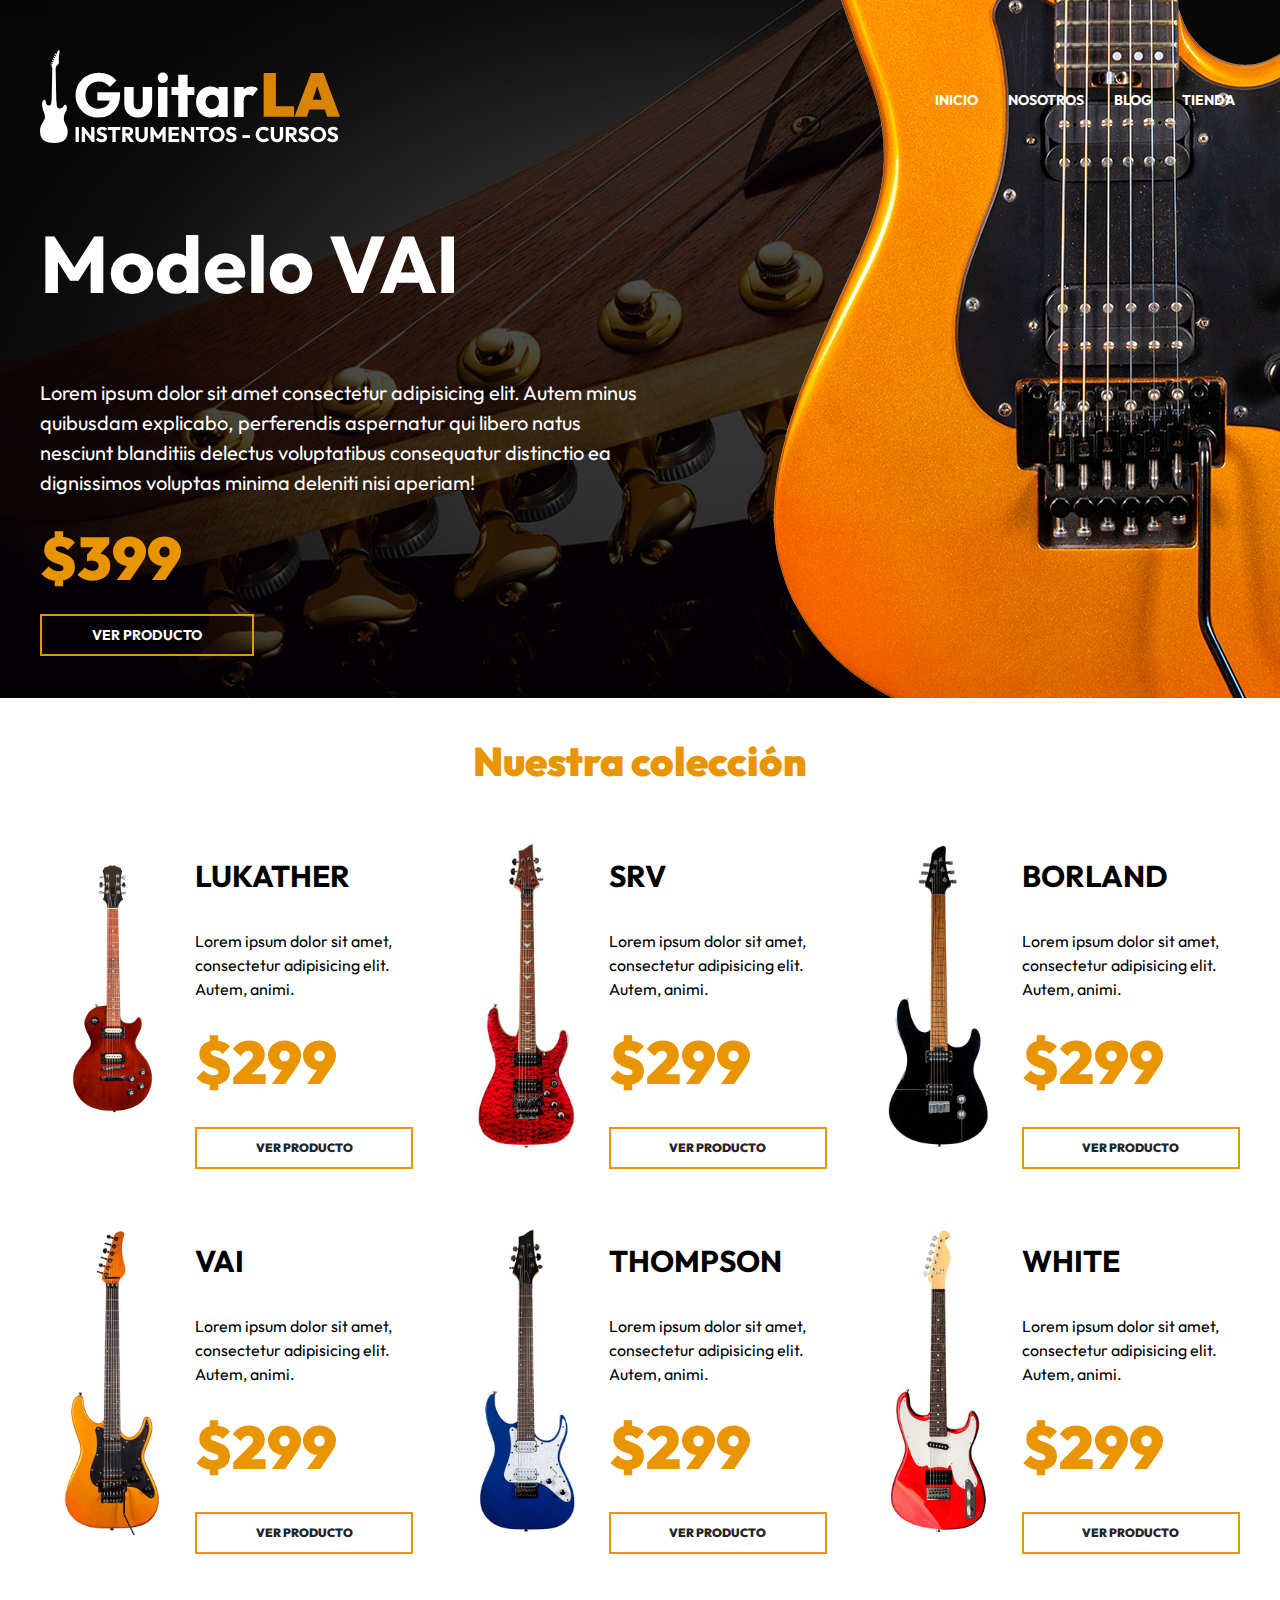
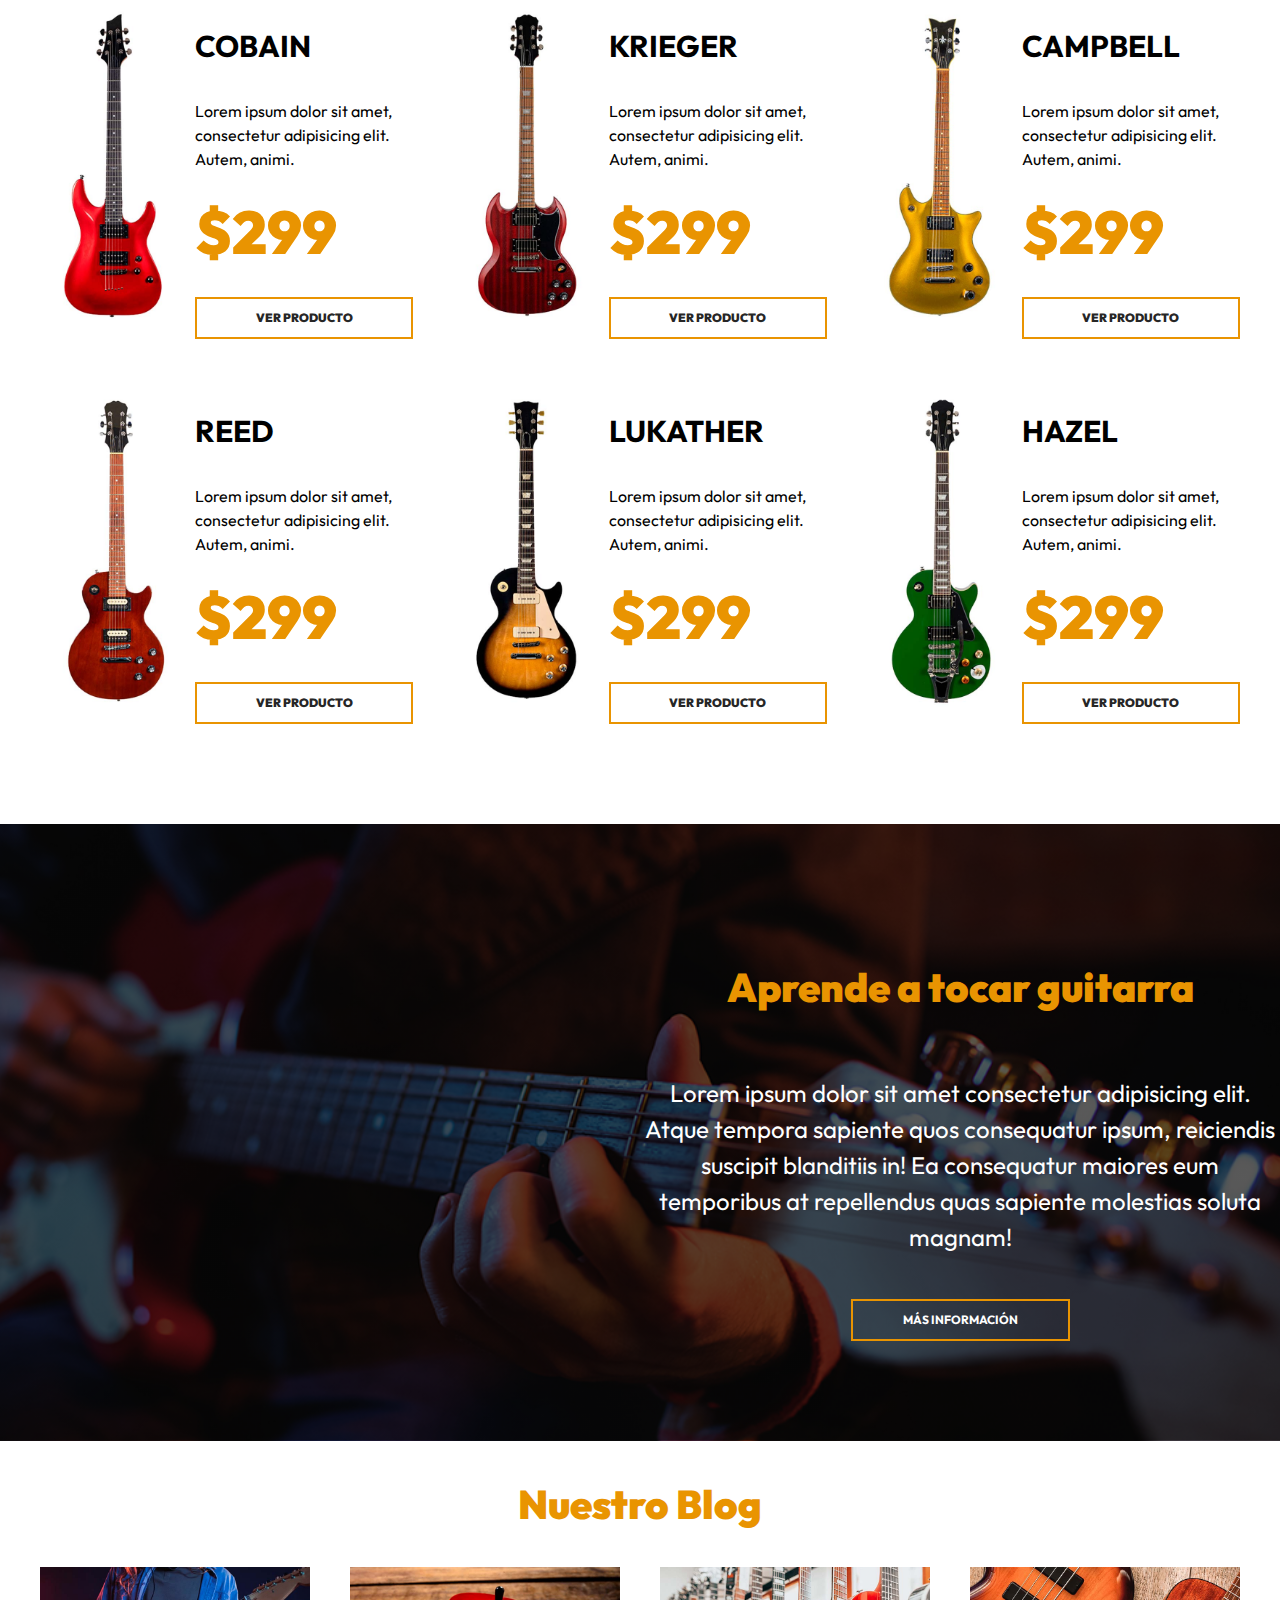
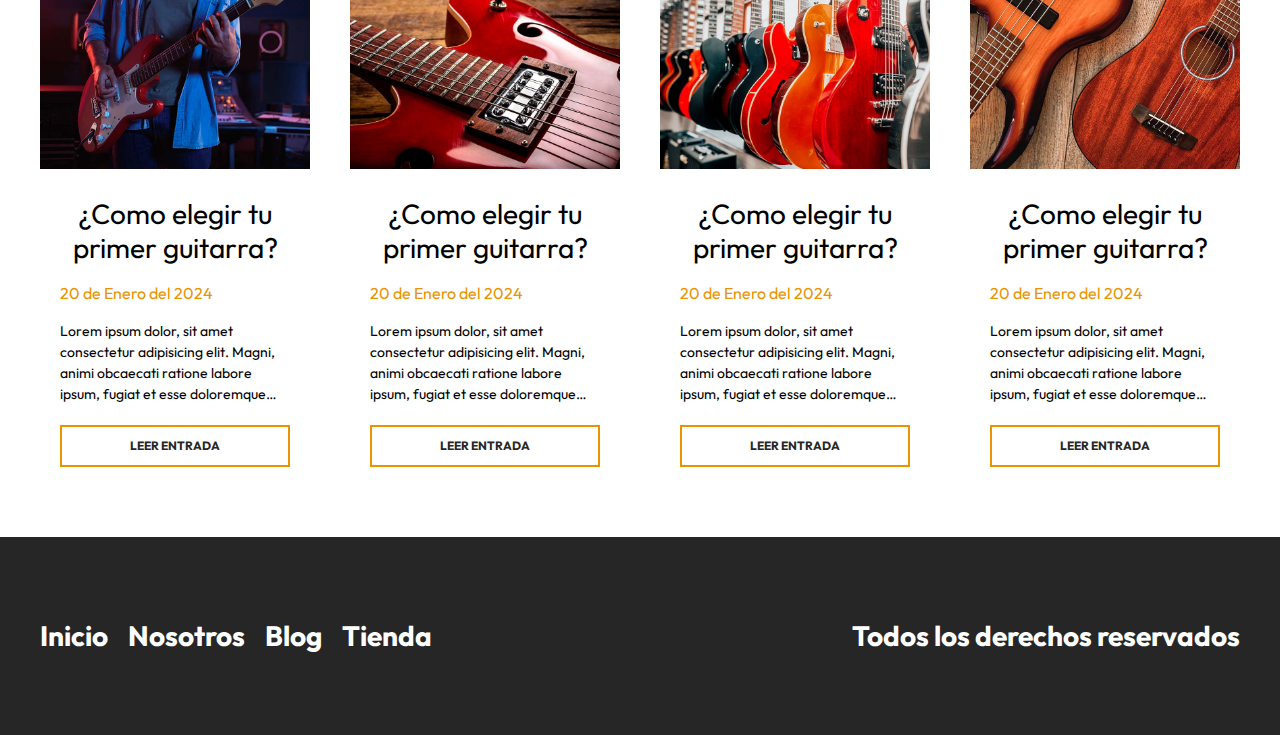
<file: index.html>
<!DOCTYPE html>
<html lang="en">

<head>
    <meta charset="UTF-8">
    <meta http-equiv="X-UA-Compatible" content="IE=edge">
    <meta name="viewport" content="width=device-width, initial-scale=1.0">
    <title>GuitarLA</title>
    <link rel="stylesheet" href="./css/normalize.css">
    <link rel="preconnect" href="https://fonts.googleapis.com">
    <link rel="preconnect" href="https://fonts.gstatic.com" crossorigin>
    <link href="https://fonts.googleapis.com/css2?family=Outfit:wght@400;700;900&display=swap" rel="stylesheet">
    <link rel="stylesheet" href="./css/app.css">
</head>

<body>
    <header class="header">
        <div class="header__contenedor">
            <div class="header__barra">
                <a href="/">
                    <img src="./img/logo.svg" alt="Logo GuitarLA" class="header__logo">
                </a>
                <nav class="navegacion">
                    <a class="navegacion__enlace" href="./index.html">Inicio</a>
                    <a class="navegacion__enlace" href="./nosotros.html">Nosotros</a>
                    <a class="navegacion__enlace" href="./blog.html">Blog</a>
                    <a class="navegacion__enlace" href="./tienda.html">Tienda</a>
                </nav>
            </div> <!--Header Barra-->

            <div class="modelo">
                <h1 class="modelo__nombre">Modelo VAI</h1>
                <p class="modelo__descripcion">Lorem ipsum dolor sit amet consectetur adipisicing elit. Autem minus
                    quibusdam explicabo, perferendis aspernatur qui libero natus nesciunt blanditiis delectus
                    voluptatibus consequatur distinctio ea dignissimos voluptas minima deleniti nisi aperiam!</p>
                <p class="modelo__precio">$399</p>
                <a class="modelo__enlace" href="./producto.html">Ver producto</a>
            </div>
        </div>

        <img src="./img/header_guitarra.png" alt="imagen header guitarra" class="header__guitarra">
    </header>

    <main class="productos productos__contenedor">
        <h2 class="productos__heading">Nuestra colección</h2>

        <div class="productos__grid">
            <div class="producto">
                <img src="./img/guitarra_01.jpg" alt="imagen guitarra">
                <div class="producto__contenido">
                    <h3 class="producto__nombre">Lukather</h3>
                    <p class="producto__descripcion">Lorem ipsum dolor sit amet, consectetur adipisicing elit. Autem,
                        animi.</p>
                    <p class="producto__precio">$299</p>
                    <a href="./producto.html" class="producto__enlace">Ver Producto</a>
                </div>
            </div><!--producto-->
            <div class="producto">
                <img src="./img/guitarra_02.jpg" alt="imagen guitarra">
                <div class="producto__contenido">
                    <h3 class="producto__nombre">SRV</h3>
                    <p class="producto__descripcion">Lorem ipsum dolor sit amet, consectetur adipisicing elit. Autem,
                        animi.</p>
                    <p class="producto__precio">$299</p>
                    <a href="./producto.html" class="producto__enlace">Ver Producto</a>
                </div>
            </div><!--producto-->
            <div class="producto">
                <img src="./img/guitarra_03.jpg" alt="imagen guitarra">
                <div class="producto__contenido">
                    <h3 class="producto__nombre">Borland</h3>
                    <p class="producto__descripcion">Lorem ipsum dolor sit amet, consectetur adipisicing elit. Autem,
                        animi.</p>
                    <p class="producto__precio">$299</p>
                    <a href="./producto.html" class="producto__enlace">Ver Producto</a>
                </div>
            </div><!--producto-->
            <div class="producto">
                <img src="./img/guitarra_04.jpg" alt="imagen guitarra">
                <div class="producto__contenido">
                    <h3 class="producto__nombre">Vai</h3>
                    <p class="producto__descripcion">Lorem ipsum dolor sit amet, consectetur adipisicing elit. Autem,
                        animi.</p>
                    <p class="producto__precio">$299</p>
                    <a href="./producto.html" class="producto__enlace">Ver Producto</a>
                </div>
            </div><!--producto-->
            <div class="producto">
                <img src="./img/guitarra_05.jpg" alt="imagen guitarra">
                <div class="producto__contenido">
                    <h3 class="producto__nombre">Thompson</h3>
                    <p class="producto__descripcion">Lorem ipsum dolor sit amet, consectetur adipisicing elit. Autem,
                        animi.</p>
                    <p class="producto__precio">$299</p>
                    <a href="./producto.html" class="producto__enlace">Ver Producto</a>
                </div>
            </div><!--producto-->
            <div class="producto">
                <img src="./img/guitarra_06.jpg" alt="imagen guitarra">
                <div class="producto__contenido">
                    <h3 class="producto__nombre">White</h3>
                    <p class="producto__descripcion">Lorem ipsum dolor sit amet, consectetur adipisicing elit. Autem,
                        animi.</p>
                    <p class="producto__precio">$299</p>
                    <a href="./producto.html" class="producto__enlace">Ver Producto</a>
                </div>
            </div><!--producto-->
            <div class="producto">
                <img src="./img/guitarra_07.jpg" alt="imagen guitarra">
                <div class="producto__contenido">
                    <h3 class="producto__nombre">Cobain</h3>
                    <p class="producto__descripcion">Lorem ipsum dolor sit amet, consectetur adipisicing elit. Autem,
                        animi.</p>
                    <p class="producto__precio">$299</p>
                    <a href="./producto.html" class="producto__enlace">Ver Producto</a>
                </div>
            </div><!--producto-->
            <div class="producto">
                <img src="./img/guitarra_08.jpg" alt="imagen guitarra">
                <div class="producto__contenido">
                    <h3 class="producto__nombre">Krieger</h3>
                    <p class="producto__descripcion">Lorem ipsum dolor sit amet, consectetur adipisicing elit. Autem,
                        animi.</p>
                    <p class="producto__precio">$299</p>
                    <a href="./producto.html" class="producto__enlace">Ver Producto</a>
                </div>
            </div><!--producto-->
            <div class="producto">
                <img src="./img/guitarra_09.jpg" alt="imagen guitarra">
                <div class="producto__contenido">
                    <h3 class="producto__nombre">Campbell</h3>
                    <p class="producto__descripcion">Lorem ipsum dolor sit amet, consectetur adipisicing elit. Autem,
                        animi.</p>
                    <p class="producto__precio">$299</p>
                    <a href="./producto.html" class="producto__enlace">Ver Producto</a>
                </div>
            </div><!--producto-->
            <div class="producto">
                <img src="./img/guitarra_10.jpg" alt="imagen guitarra">
                <div class="producto__contenido">
                    <h3 class="producto__nombre">Reed</h3>
                    <p class="producto__descripcion">Lorem ipsum dolor sit amet, consectetur adipisicing elit. Autem,
                        animi.</p>
                    <p class="producto__precio">$299</p>
                    <a href="./producto.html" class="producto__enlace">Ver Producto</a>
                </div>
            </div><!--producto-->
            <div class="producto">
                <img src="./img/guitarra_11.jpg" alt="imagen guitarra">
                <div class="producto__contenido">
                    <h3 class="producto__nombre">Lukather</h3>
                    <p class="producto__descripcion">Lorem ipsum dolor sit amet, consectetur adipisicing elit. Autem,
                        animi.</p>
                    <p class="producto__precio">$299</p>
                    <a href="./producto.html" class="producto__enlace">Ver Producto</a>
                </div>
            </div><!--producto-->
            <div class="producto">
                <img src="./img/guitarra_12.jpg" alt="imagen guitarra">
                <div class="producto__contenido">
                    <h3 class="producto__nombre">Hazel</h3>
                    <p class="producto__descripcion">Lorem ipsum dolor sit amet, consectetur adipisicing elit. Autem,
                        animi.</p>
                    <p class="producto__precio">$299</p>
                    <a href="./producto.html" class="producto__enlace">Ver Producto</a>
                </div>
            </div><!--producto-->
        </div> <!--productos__grid-->
    </main>

    <section class="cursos">
        <div class="cursos__grid contenedor">
            <div class="cursos__contenido">
                <h2 class="cursos__heading">Aprende a tocar guitarra</h2>
                <p class="cursos__texto">Lorem ipsum dolor sit amet consectetur adipisicing elit. Atque tempora sapiente
                    quos consequatur ipsum, reiciendis suscipit blanditiis in! Ea consequatur maiores eum temporibus at
                    repellendus quas sapiente molestias soluta magnam!
                </p>
                <a href="#" class="cursos__enlace">Más información</a>
            </div>
        </div>
    </section>

    <section class="blog">
        <h2 class="blog__heading">Nuestro Blog</h2>
        <div class="blog__contenedor blog__grid">
            <article class="entrada">
                <img src="./img/blog_1.jpg" alt="imagen blog" class="entrada__imagen">
                <div class="entrada__contenido">
                    <h3 class="entrada__titulo">¿Como elegir tu primer guitarra?</h3>
                    <p class="entrada__fecha">20 de Enero del 2024</p>
                    <p class="entrada__texto">
                      Lorem ipsum dolor, sit amet consectetur adipisicing elit. Magni, animi
                      obcaecati ratione labore ipsum, fugiat et esse doloremque voluptate, magnam consequuntur maxime
                      possimus facilis repudiandae repellat qui delectus est! Maxime, perspiciatis aliquid ipsa illum
                      laboriosam voluptate iste similique quasi expedita.
                    </p>
                    <a href="./entrada.html" class="entrada__enlace">Leer Entrada</a>
                </div>
            </article>

            <article class="entrada">
                <img src="./img/blog_2.jpg" alt="imagen blog" class="entrada__imagen">
                <div class="entrada__contenido">
                    <h3 class="entrada__titulo">¿Como elegir tu primer guitarra?</h3>
                    <p class="entrada__fecha">20 de Enero del 2024</p>
                    <p class="entrada__texto">
                      Lorem ipsum dolor, sit amet consectetur adipisicing elit. Magni, animi
                      obcaecati ratione labore ipsum, fugiat et esse doloremque voluptate, magnam consequuntur maxime
                      possimus facilis repudiandae repellat qui delectus est! Maxime, perspiciatis aliquid ipsa illum
                      laboriosam voluptate iste similique quasi expedita.
                    </p>
                    <a href="./entrada.html" class="entrada__enlace">Leer Entrada</a>
                </div>
            </article>

            <article class="entrada">
                <img src="./img/blog_3.jpg" alt="imagen blog" class="entrada__imagen">
                <div class="entrada__contenido">
                    <h3 class="entrada__titulo">¿Como elegir tu primer guitarra?</h3>
                    <p class="entrada__fecha">20 de Enero del 2024</p>
                    <p class="entrada__texto">
                      Lorem ipsum dolor, sit amet consectetur adipisicing elit. Magni, animi
                      obcaecati ratione labore ipsum, fugiat et esse doloremque voluptate, magnam consequuntur maxime
                      possimus facilis repudiandae repellat qui delectus est! Maxime, perspiciatis aliquid ipsa illum
                      laboriosam voluptate iste similique quasi expedita.
                    </p>
                    <a href="./entrada.html" class="entrada__enlace">Leer Entrada</a>
                </div>
            </article>

            <article class="entrada">
                <img src="./img/blog_4.jpg" alt="imagen blog" class="entrada__imagen">
                <div class="entrada__contenido">
                    <h3 class="entrada__titulo">¿Como elegir tu primer guitarra?</h3>
                    <p class="entrada__fecha">20 de Enero del 2024</p>
                    <p class="entrada__texto">
                      Lorem ipsum dolor, sit amet consectetur adipisicing elit. Magni, animi
                      obcaecati ratione labore ipsum, fugiat et esse doloremque voluptate, magnam consequuntur maxime
                      possimus facilis repudiandae repellat qui delectus est! Maxime, perspiciatis aliquid ipsa illum
                      laboriosam voluptate iste similique quasi expedita.
                    </p>
                    <a href="./entrada.html" class="entrada__enlace">Leer Entrada</a>
                </div>
            </article>
        </div>
    </section>

    <footer class="footer">
        <div class="footer__contenedor footer__contenido">
            <nav class="footer__nav">
                <a href="./index.html" class="footer__enlace">Inicio</a>
                <a href="./nosotros.html" class="footer__enlace">Nosotros</a>
                <a href="./blog.html" class="footer__enlace">Blog</a>
                <a href="./Tienda.html" class="footer__enlace">Tienda</a>
            </nav>
            <p class="footer__copyright">Todos los derechos reservados</p>
        </div>
    </footer>
</body>

</html>
</file>
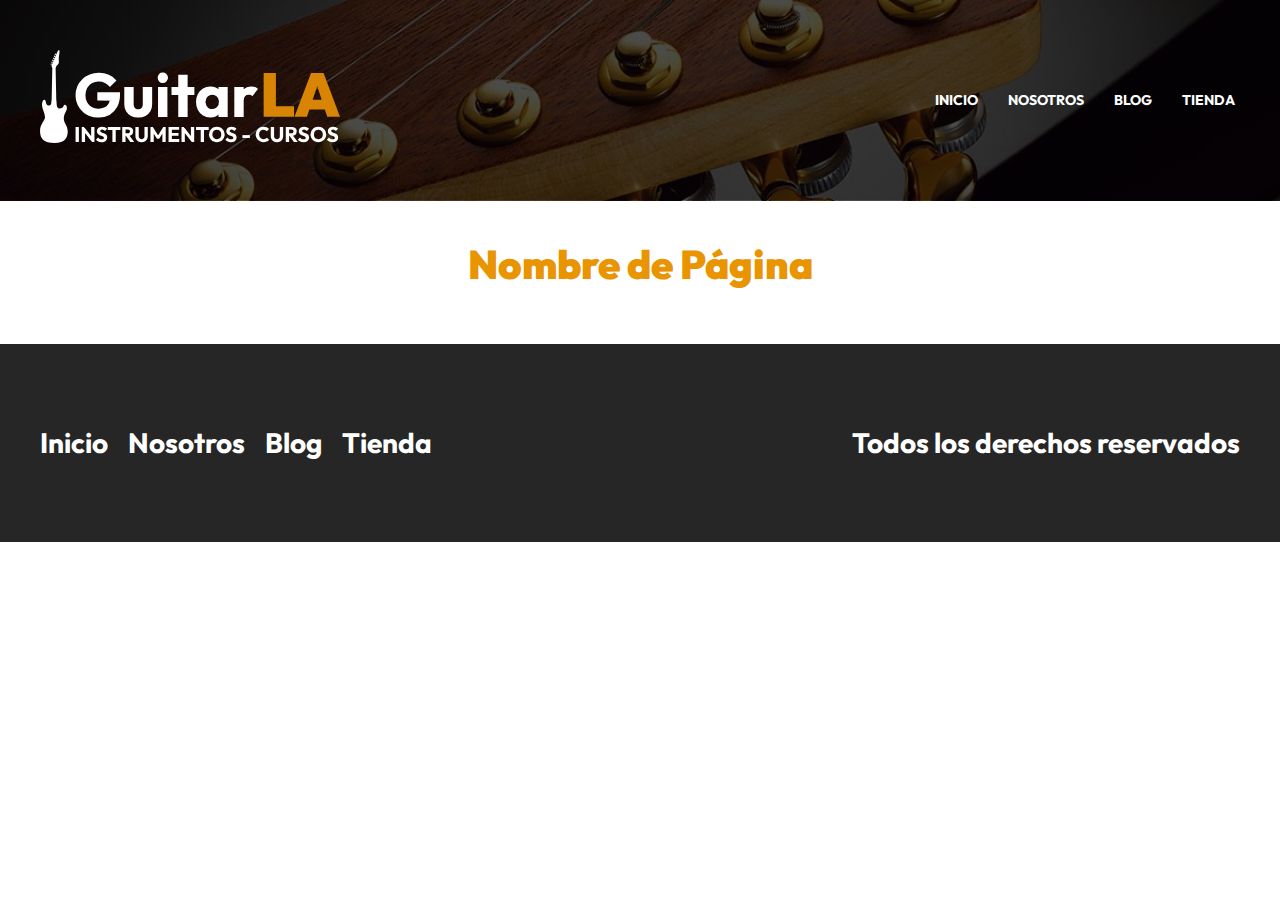
<file: base.html>
<!DOCTYPE html>
<html lang="en">

<head>
    <meta charset="UTF-8">
    <meta http-equiv="X-UA-Compatible" content="IE=edge">
    <meta name="viewport" content="width=device-width, initial-scale=1.0">
    <title>GuitarLA: Nombre de la página</title>
    <link rel="stylesheet" href="./css/normalize.css">
    <link rel="preconnect" href="https://fonts.googleapis.com">
    <link rel="preconnect" href="https://fonts.gstatic.com" crossorigin>
    <link href="https://fonts.googleapis.com/css2?family=Outfit:wght@400;700;900&display=swap" rel="stylesheet">
    <link rel="stylesheet" href="./css/app.css">
</head>

<body>
    <header class="header">
        <div class="header__contenedor">
            <div class="header__barra">
                <a href="/">
                    <img src="./img/logo.svg" alt="Logo GuitarLA" class="header__logo">
                </a>
                <nav class="navegacion">
                    <a class="navegacion__enlace" href="./index.html">Inicio</a>
                    <a class="navegacion__enlace" href="./nosotros.html">Nosotros</a>
                    <a class="navegacion__enlace" href="./blog.html">Blog</a>
                    <a class="navegacion__enlace" href="./tienda.html">Tienda</a>
                </nav>
            </div> <!--Header Barra-->
    </header>
    <main class="__contenedor">
        <h2 class="__heading">Nombre de Página</h2>
        
    </main>
    <footer class="footer">
        <div class="footer__contenedor footer__contenido">
            <nav class="footer__nav">
                <a href="./index.html" class="footer__enlace">Inicio</a>
                <a href="./nosotros.html" class="footer__enlace">Nosotros</a>
                <a href="./blog.html" class="footer__enlace">Blog</a>
                <a href="./Tienda.html" class="footer__enlace">Tienda</a>
            </nav>
            <p class="footer__copyright">Todos los derechos reservados</p>
        </div>
    </footer>
</body>

</html>
</file>
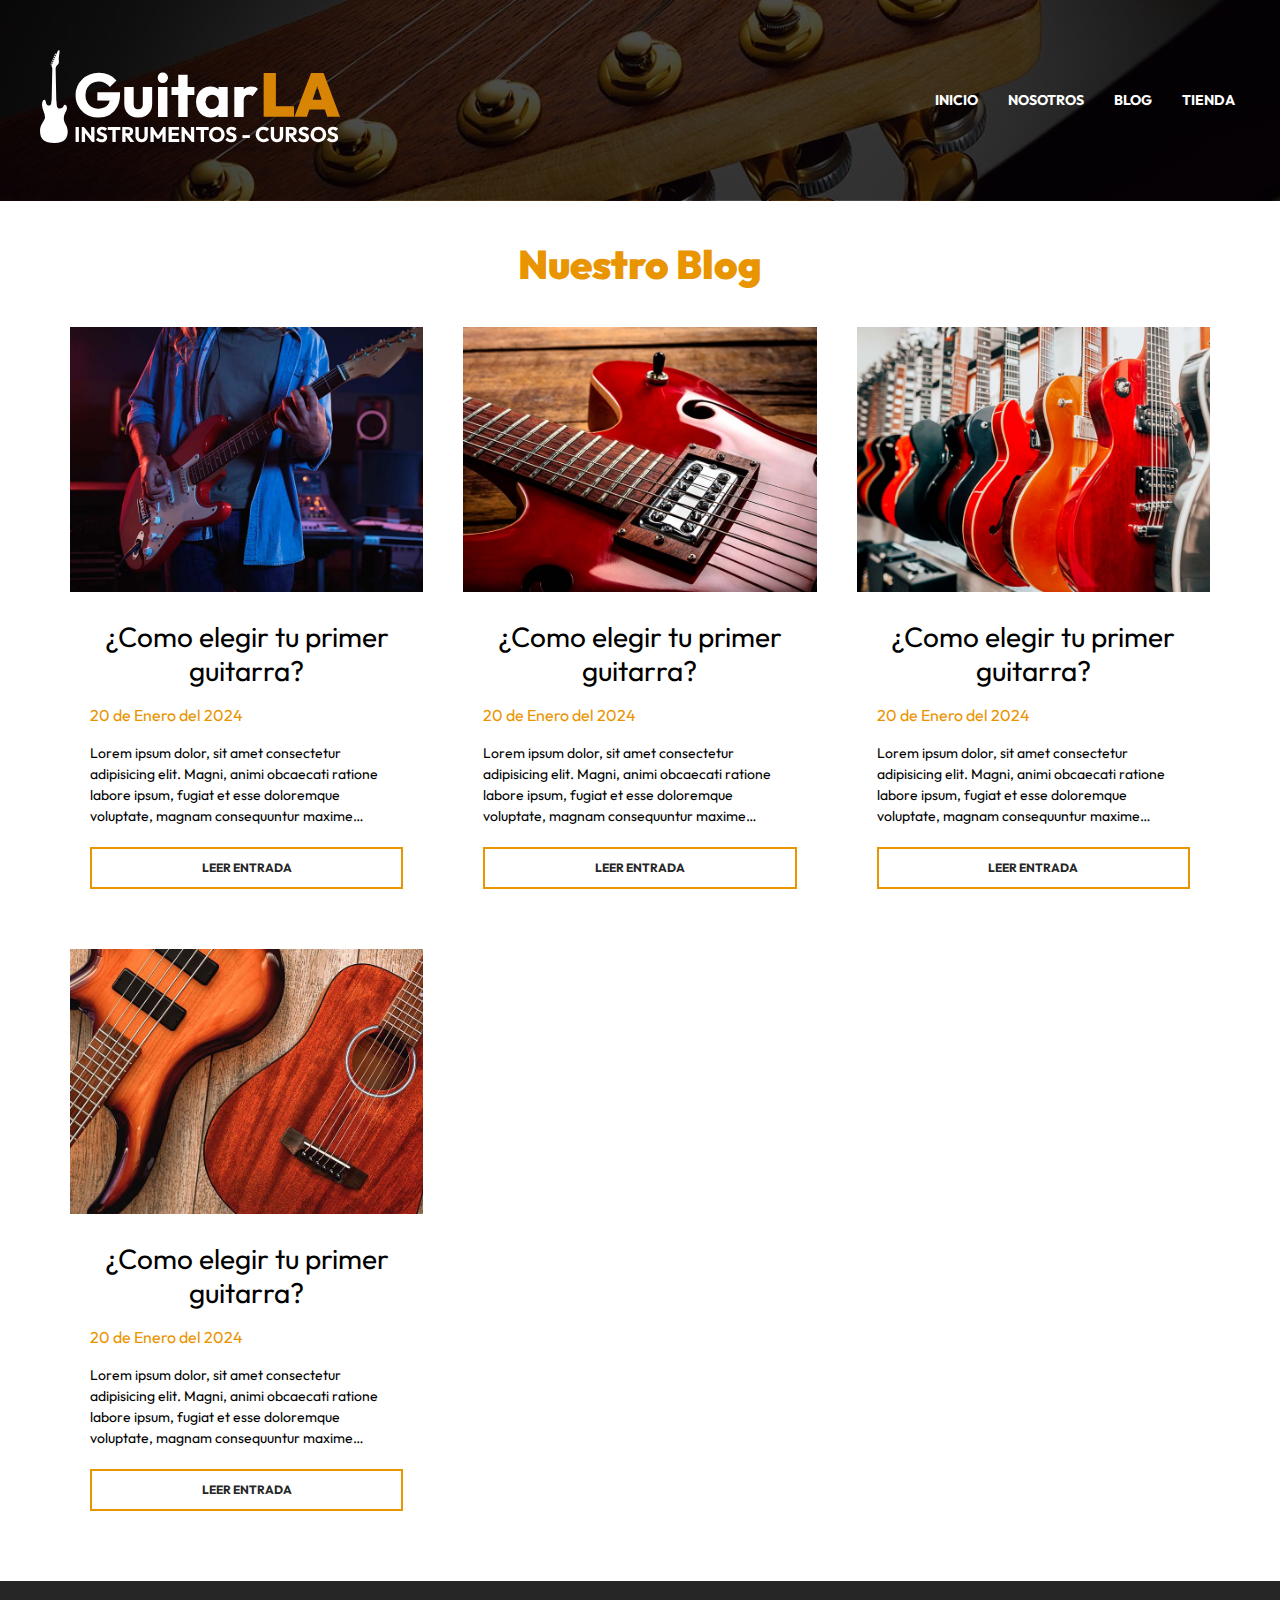
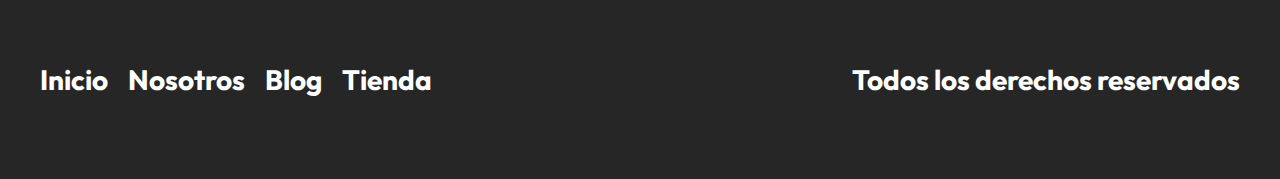
<file: blog.html>
<!DOCTYPE html>
<html lang="en">

<head>
    <meta charset="UTF-8">
    <meta http-equiv="X-UA-Compatible" content="IE=edge">
    <meta name="viewport" content="width=device-width, initial-scale=1.0">
    <title>GuitarLA: Blog</title>
    <link rel="stylesheet" href="./css/normalize.css">
    <link rel="preconnect" href="https://fonts.googleapis.com">
    <link rel="preconnect" href="https://fonts.gstatic.com" crossorigin>
    <link href="https://fonts.googleapis.com/css2?family=Outfit:wght@400;700;900&display=swap" rel="stylesheet">
    <link rel="stylesheet" href="./css/app.css">
</head>

<body>
    <header class="header">
        <div class="header__contenedor">
            <div class="header__barra">
                <a href="/">
                    <img src="./img/logo.svg" alt="Logo GuitarLA" class="header__logo">
                </a>
                <nav class="navegacion">
                    <a class="navegacion__enlace" href="./index.html">Inicio</a>
                    <a class="navegacion__enlace" href="./nosotros.html">Nosotros</a>
                    <a class="navegacion__enlace" href="./blog.html">Blog</a>
                    <a class="navegacion__enlace" href="./tienda.html">Tienda</a>
                </nav>
            </div> <!--Header Barra-->
    </header>
    <main class="blog__contenedor">
        <h2 class="blog__heading">Nuestro Blog</h2>
        <div class="blog__contenedor blog__grid blog__grid--pagina">
            <article class="entrada">
                <img src="./img/blog_1.jpg" alt="imagen blog" class="entrada__imagen">
                <div class="entrada__contenido">
                    <h3 class="entrada__titulo">¿Como elegir tu primer guitarra?</h3>
                    <p class="entrada__fecha">20 de Enero del 2024</p>
                    <p class="entrada__texto">
                      Lorem ipsum dolor, sit amet consectetur adipisicing elit. Magni, animi
                      obcaecati ratione labore ipsum, fugiat et esse doloremque voluptate, magnam consequuntur maxime
                      possimus facilis repudiandae repellat qui delectus est! Maxime, perspiciatis aliquid ipsa illum
                      laboriosam voluptate iste similique quasi expedita.
                    </p>
                    <a href="./entrada.html" class="entrada__enlace">Leer Entrada</a>
                </div>
            </article>

            <article class="entrada">
                <img src="./img/blog_2.jpg" alt="imagen blog" class="entrada__imagen">
                <div class="entrada__contenido">
                    <h3 class="entrada__titulo">¿Como elegir tu primer guitarra?</h3>
                    <p class="entrada__fecha">20 de Enero del 2024</p>
                    <p class="entrada__texto">
                      Lorem ipsum dolor, sit amet consectetur adipisicing elit. Magni, animi
                      obcaecati ratione labore ipsum, fugiat et esse doloremque voluptate, magnam consequuntur maxime
                      possimus facilis repudiandae repellat qui delectus est! Maxime, perspiciatis aliquid ipsa illum
                      laboriosam voluptate iste similique quasi expedita.
                    </p>
                    <a href="./entrada.html" class="entrada__enlace">Leer Entrada</a>
                </div>
            </article>

            <article class="entrada">
                <img src="./img/blog_3.jpg" alt="imagen blog" class="entrada__imagen">
                <div class="entrada__contenido">
                    <h3 class="entrada__titulo">¿Como elegir tu primer guitarra?</h3>
                    <p class="entrada__fecha">20 de Enero del 2024</p>
                    <p class="entrada__texto">
                      Lorem ipsum dolor, sit amet consectetur adipisicing elit. Magni, animi
                      obcaecati ratione labore ipsum, fugiat et esse doloremque voluptate, magnam consequuntur maxime
                      possimus facilis repudiandae repellat qui delectus est! Maxime, perspiciatis aliquid ipsa illum
                      laboriosam voluptate iste similique quasi expedita.
                    </p>
                    <a href="./entrada.html" class="entrada__enlace">Leer Entrada</a>
                </div>
            </article>

            <article class="entrada">
                <img src="./img/blog_4.jpg" alt="imagen blog" class="entrada__imagen">
                <div class="entrada__contenido">
                    <h3 class="entrada__titulo">¿Como elegir tu primer guitarra?</h3>
                    <p class="entrada__fecha">20 de Enero del 2024</p>
                    <p class="entrada__texto">
                      Lorem ipsum dolor, sit amet consectetur adipisicing elit. Magni, animi
                      obcaecati ratione labore ipsum, fugiat et esse doloremque voluptate, magnam consequuntur maxime
                      possimus facilis repudiandae repellat qui delectus est! Maxime, perspiciatis aliquid ipsa illum
                      laboriosam voluptate iste similique quasi expedita.
                    </p>
                    <a href="./entrada.html" class="entrada__enlace">Leer Entrada</a>
                </div>
            </article>
        </div>
    </main>
    <footer class="footer">
        <div class="footer__contenedor footer__contenido">
            <nav class="footer__nav">
                <a href="./index.html" class="footer__enlace">Inicio</a>
                <a href="./nosotros.html" class="footer__enlace">Nosotros</a>
                <a href="./blog.html" class="footer__enlace">Blog</a>
                <a href="./Tienda.html" class="footer__enlace">Tienda</a>
            </nav>
            <p class="footer__copyright">Todos los derechos reservados</p>
        </div>
    </footer>
</body>

</html>
</file>
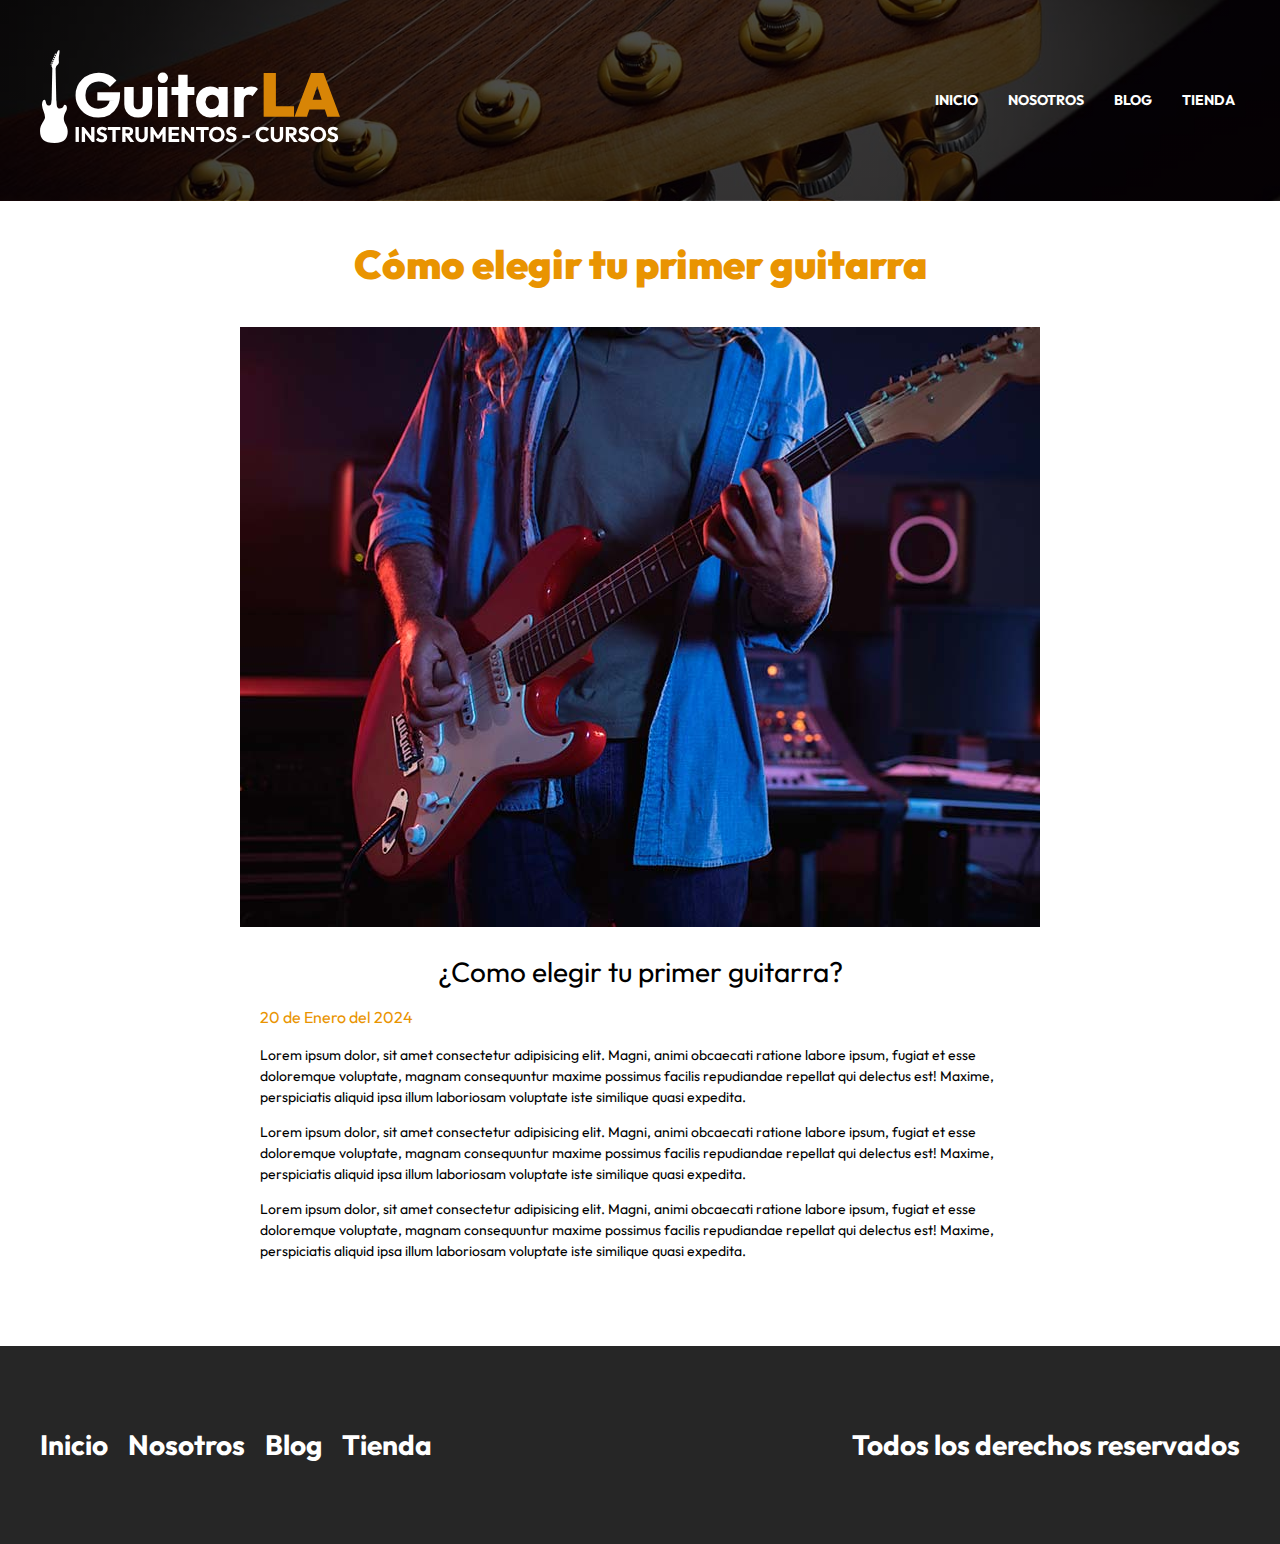
<file: entrada.html>
<!DOCTYPE html>
<html lang="en">

<head>
    <meta charset="UTF-8">
    <meta http-equiv="X-UA-Compatible" content="IE=edge">
    <meta name="viewport" content="width=device-width, initial-scale=1.0">
    <title>GuitarLA: Entrada</title>
    <link rel="stylesheet" href="./css/normalize.css">
    <link rel="preconnect" href="https://fonts.googleapis.com">
    <link rel="preconnect" href="https://fonts.gstatic.com" crossorigin>
    <link href="https://fonts.googleapis.com/css2?family=Outfit:wght@400;700;900&display=swap" rel="stylesheet">
    <link rel="stylesheet" href="./css/app.css">
</head>

<body>
    <header class="header">
        <div class="header__contenedor">
            <div class="header__barra">
                <a href="/">
                    <img src="./img/logo.svg" alt="Logo GuitarLA" class="header__logo">
                </a>
                <nav class="navegacion">
                    <a class="navegacion__enlace" href="./index.html">Inicio</a>
                    <a class="navegacion__enlace" href="./nosotros.html">Nosotros</a>
                    <a class="navegacion__enlace" href="./blog.html">Blog</a>
                    <a class="navegacion__enlace" href="./tienda.html">Tienda</a>
                </nav>
            </div> <!--Header Barra-->
    </header>
    <main class="entrada__contenedor">
        <h2 class="entrada__heading">Cómo elegir tu primer guitarra</h2>
        <article class="entrada">
            <img src="./img/blog_1.jpg" alt="imagen blog" class="entrada__imagen">
            <div class="entrada__contenido">
                <h3 class="entrada__titulo">¿Como elegir tu primer guitarra?</h3>
                <p class="entrada__fecha">20 de Enero del 2024</p>
                <p class="entrada__texto">
                  Lorem ipsum dolor, sit amet consectetur adipisicing elit. Magni, animi
                  obcaecati ratione labore ipsum, fugiat et esse doloremque voluptate, magnam consequuntur maxime
                  possimus facilis repudiandae repellat qui delectus est! Maxime, perspiciatis aliquid ipsa illum
                  laboriosam voluptate iste similique quasi expedita.
                </p>
                <p class="entrada__texto">
                    Lorem ipsum dolor, sit amet consectetur adipisicing elit. Magni, animi
                    obcaecati ratione labore ipsum, fugiat et esse doloremque voluptate, magnam consequuntur maxime
                    possimus facilis repudiandae repellat qui delectus est! Maxime, perspiciatis aliquid ipsa illum
                    laboriosam voluptate iste similique quasi expedita.
                  </p>
                  <p class="entrada__texto">
                    Lorem ipsum dolor, sit amet consectetur adipisicing elit. Magni, animi
                    obcaecati ratione labore ipsum, fugiat et esse doloremque voluptate, magnam consequuntur maxime
                    possimus facilis repudiandae repellat qui delectus est! Maxime, perspiciatis aliquid ipsa illum
                    laboriosam voluptate iste similique quasi expedita.
                  </p>
            </div>
        </article>
    </main>
    <footer class="footer">
        <div class="footer__contenedor footer__contenido">
            <nav class="footer__nav">
                <a href="./index.html" class="footer__enlace">Inicio</a>
                <a href="./nosotros.html" class="footer__enlace">Nosotros</a>
                <a href="./blog.html" class="footer__enlace">Blog</a>
                <a href="./Tienda.html" class="footer__enlace">Tienda</a>
            </nav>
            <p class="footer__copyright">Todos los derechos reservados</p>
        </div>
    </footer>
</body>

</html>
</file>
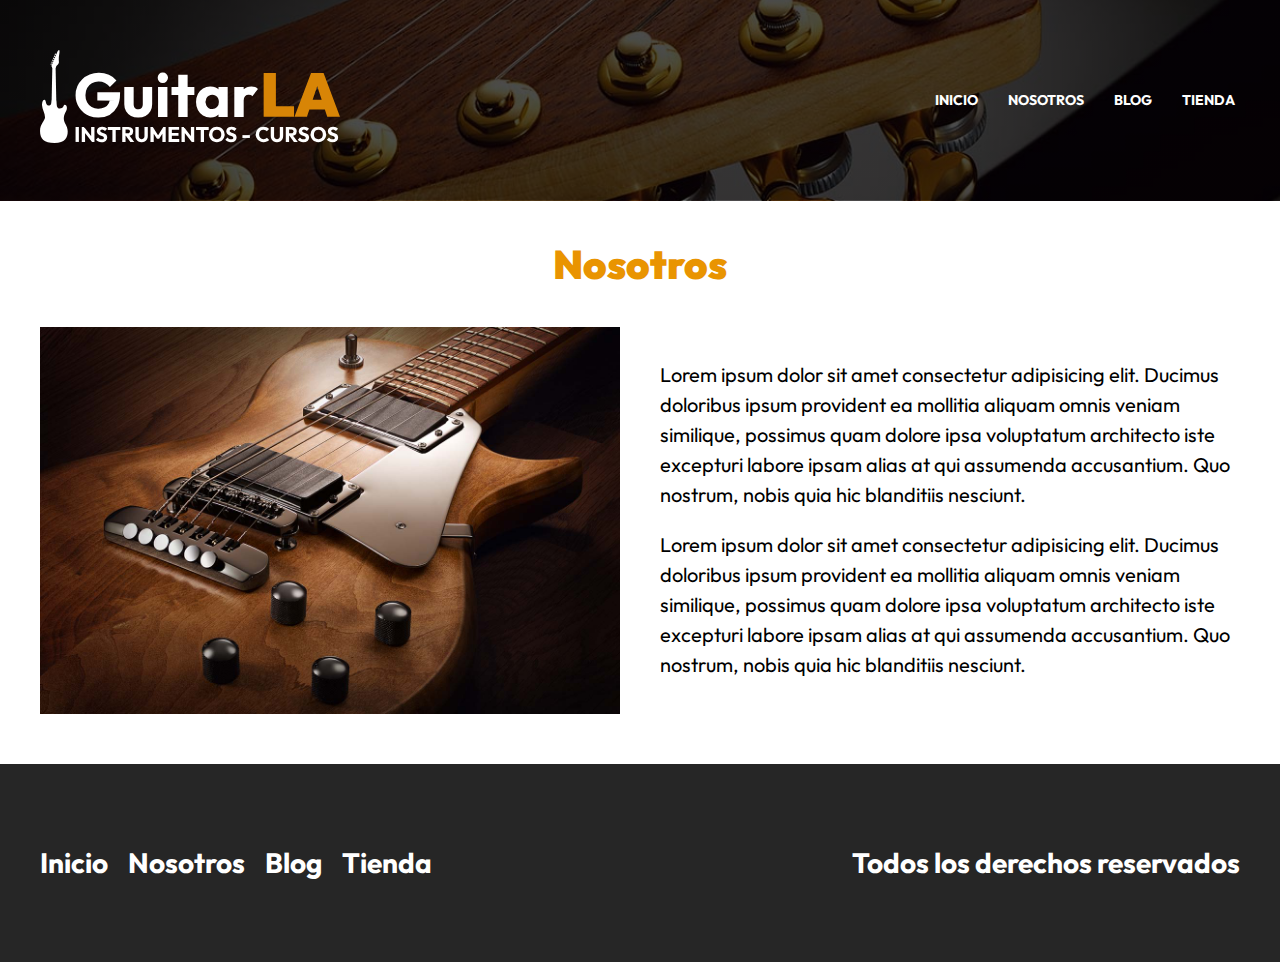
<file: nosotros.html>
<!DOCTYPE html>
<html lang="en">

<head>
    <meta charset="UTF-8">
    <meta http-equiv="X-UA-Compatible" content="IE=edge">
    <meta name="viewport" content="width=device-width, initial-scale=1.0">
    <title>GuitarLA: Nosotros</title>
    <link rel="stylesheet" href="./css/normalize.css">
    <link rel="preconnect" href="https://fonts.googleapis.com">
    <link rel="preconnect" href="https://fonts.gstatic.com" crossorigin>
    <link href="https://fonts.googleapis.com/css2?family=Outfit:wght@400;700;900&display=swap" rel="stylesheet">
    <link rel="stylesheet" href="./css/app.css">
</head>

<body>
    <header class="header">
        <div class="header__contenedor">
            <div class="header__barra">
                <a href="/">
                    <img src="./img/logo.svg" alt="Logo GuitarLA" class="header__logo">
                </a>
                <nav class="navegacion">
                    <a class="navegacion__enlace" href="./index.html">Inicio</a>
                    <a class="navegacion__enlace" href="./nosotros.html">Nosotros</a>
                    <a class="navegacion__enlace" href="./blog.html">Blog</a>
                    <a class="navegacion__enlace" href="./tienda.html">Tienda</a>
                </nav>
            </div> <!--Header Barra-->
    </header>
    <main class="nosotros__contenedor">
        <h2 class="nosotros__heading">Nosotros</h2>
        <div class="nosotros__grid">
            <img src="./img/nosotros.jpg" alt="imagen nosotros">
            <div class="nostros__contenido">
                <p>Lorem ipsum dolor sit amet consectetur adipisicing elit. Ducimus doloribus ipsum provident ea
                    mollitia aliquam omnis veniam similique, possimus quam dolore ipsa voluptatum architecto iste
                    excepturi labore ipsam alias at qui assumenda accusantium. Quo nostrum, nobis quia hic blanditiis
                    nesciunt.</p>
                <p>Lorem ipsum dolor sit amet consectetur adipisicing elit. Ducimus doloribus ipsum provident ea
                    mollitia aliquam omnis veniam similique, possimus quam dolore ipsa voluptatum architecto iste
                    excepturi labore ipsam alias at qui assumenda accusantium. Quo nostrum, nobis quia hic blanditiis
                    nesciunt.</p>
            </div>
        </div>
    </main>
    <footer class="footer">
        <div class="footer__contenedor footer__contenido">
            <nav class="footer__nav">
                <a href="./index.html" class="footer__enlace">Inicio</a>
                <a href="./nosotros.html" class="footer__enlace">Nosotros</a>
                <a href="./blog.html" class="footer__enlace">Blog</a>
                <a href="./Tienda.html" class="footer__enlace">Tienda</a>
            </nav>
            <p class="footer__copyright">Todos los derechos reservados</p>
        </div>
    </footer>
</body>

</html>
</file>
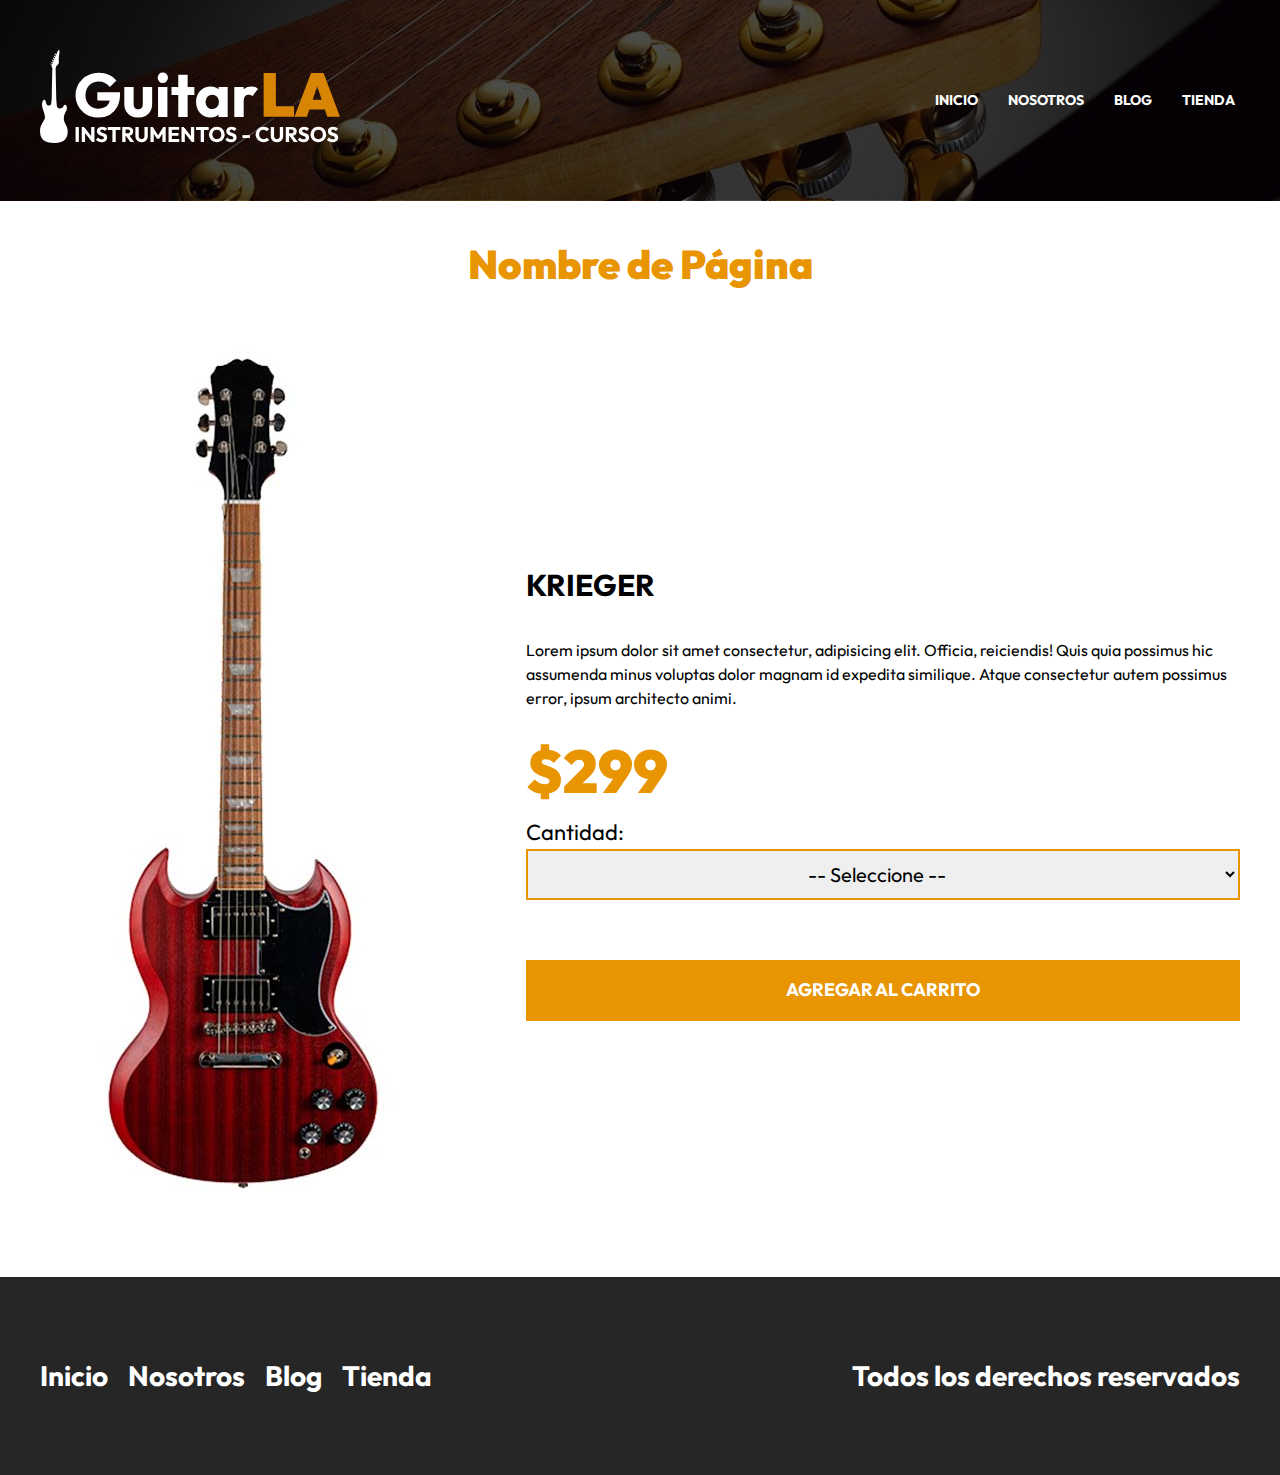
<file: producto.html>
<!DOCTYPE html>
<html lang="en">

<head>
    <meta charset="UTF-8">
    <meta http-equiv="X-UA-Compatible" content="IE=edge">
    <meta name="viewport" content="width=device-width, initial-scale=1.0">
    <title>GuitarLA: Producto</title>
    <link rel="stylesheet" href="./css/normalize.css">
    <link rel="preconnect" href="https://fonts.googleapis.com">
    <link rel="preconnect" href="https://fonts.gstatic.com" crossorigin>
    <link href="https://fonts.googleapis.com/css2?family=Outfit:wght@400;700;900&display=swap" rel="stylesheet">
    <link rel="stylesheet" href="./css/app.css">
</head>

<body>
    <header class="header">
        <div class="header__contenedor">
            <div class="header__barra">
                <a href="/">
                    <img src="./img/logo.svg" alt="Logo GuitarLA" class="header__logo">
                </a>
                <nav class="navegacion">
                    <a class="navegacion__enlace" href="./index.html">Inicio</a>
                    <a class="navegacion__enlace" href="./nosotros.html">Nosotros</a>
                    <a class="navegacion__enlace" href="./blog.html">Blog</a>
                    <a class="navegacion__enlace" href="./tienda.html">Tienda</a>
                </nav>
            </div> <!--Header Barra-->
    </header>
    <main class="producto__contenedor">
        <h2 class="producto__heading">Nombre de Página</h2>
        <div class="producto">
            <img src="./img/guitarra_08.jpg" alt="imagen guitarra">
            <div class="producto__contenido">
                <h3 class="producto__nombre">Krieger</h3>
                <p class="producto__descripcion">Lorem ipsum dolor sit amet consectetur, adipisicing elit. Officia,
                    reiciendis! Quis quia possimus hic assumenda minus voluptas dolor magnam id expedita similique.
                    Atque consectetur autem possimus error, ipsum architecto animi.</p>
                <p class="producto__precio">$299</p>
                <form class="producto__formulario">
                    <label class="producto__label" id="producto">Cantidad:</label>
                    <select class="producto__cantidad" id="producto">
                        <option disabled selected>-- Seleccione --</option>
                        <option value="1">1</option>
                        <option value="2">2</option>
                        <option value="3">3</option>
                        <option value="4">4</option>
                        <option value="5">5</option>
                        <option value="6">6</option>
                        <option value="7">7</option>
                        <option value="8">8</option>
                        <option value="9">9</option>
                        <option value="10">10</option>
                    </select>

                    <input type="submit" class="producto__agregar-carrito" value="Agregar al Carrito">
                </form>

            </div>
        </div><!--producto-->
    </main>
    <footer class="footer">
        <div class="footer__contenedor footer__contenido">
            <nav class="footer__nav">
                <a href="./index.html" class="footer__enlace">Inicio</a>
                <a href="./nosotros.html" class="footer__enlace">Nosotros</a>
                <a href="./blog.html" class="footer__enlace">Blog</a>
                <a href="./Tienda.html" class="footer__enlace">Tienda</a>
            </nav>
            <p class="footer__copyright">Todos los derechos reservados</p>
        </div>
    </footer>
</body>

</html>
</file>
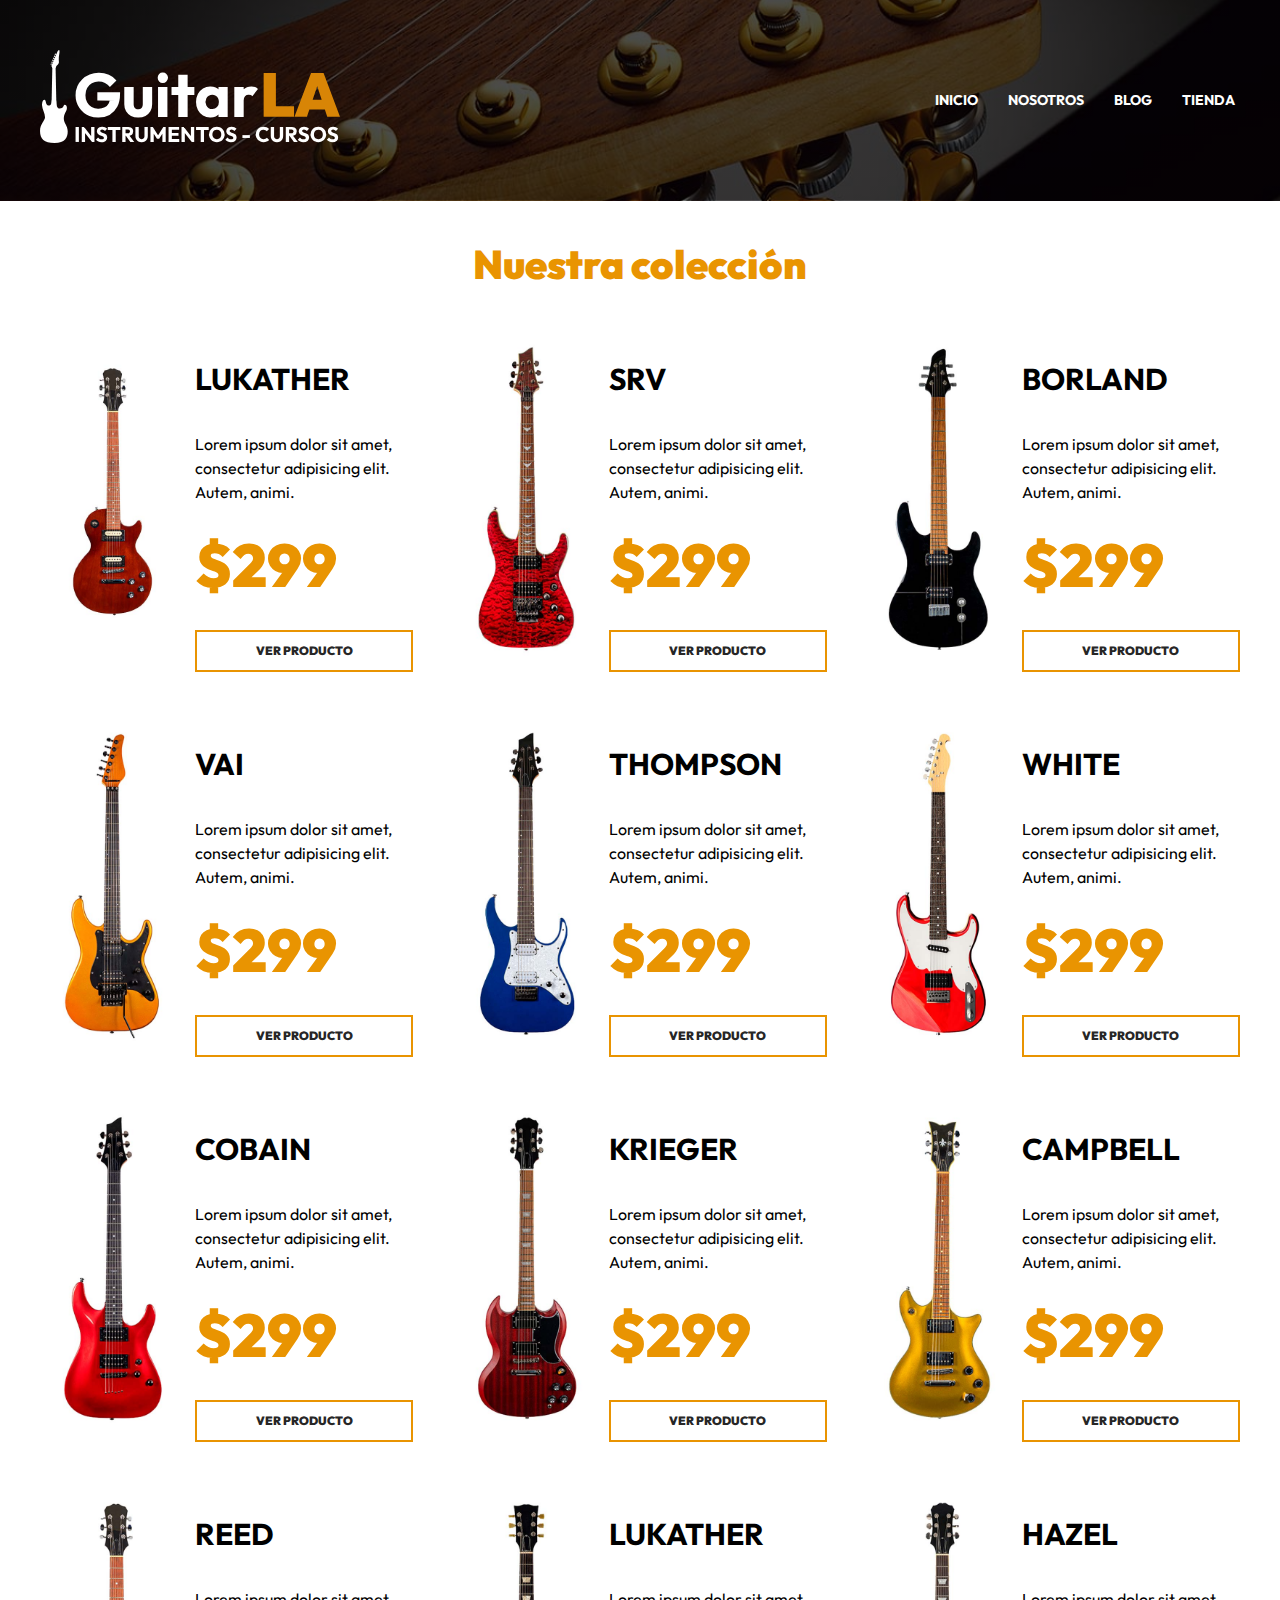
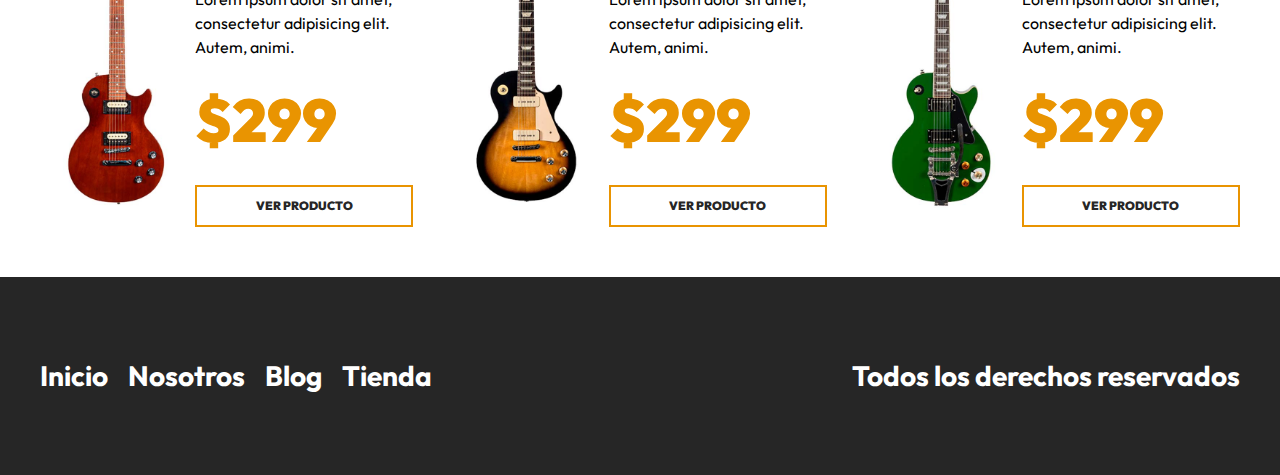
<file: tienda.html>
<!DOCTYPE html>
<html lang="en">

<head>
    <meta charset="UTF-8">
    <meta http-equiv="X-UA-Compatible" content="IE=edge">
    <meta name="viewport" content="width=device-width, initial-scale=1.0">
    <title>GuitarLA: Nombre de la página</title>
    <link rel="stylesheet" href="./css/normalize.css">
    <link rel="preconnect" href="https://fonts.googleapis.com">
    <link rel="preconnect" href="https://fonts.gstatic.com" crossorigin>
    <link href="https://fonts.googleapis.com/css2?family=Outfit:wght@400;700;900&display=swap" rel="stylesheet">
    <link rel="stylesheet" href="./css/app.css">
</head>

<body>
    <header class="header">
        <div class="header__contenedor">
            <div class="header__barra">
                <a href="/">
                    <img src="./img/logo.svg" alt="Logo GuitarLA" class="header__logo">
                </a>
                <nav class="navegacion">
                    <a class="navegacion__enlace" href="./index.html">Inicio</a>
                    <a class="navegacion__enlace" href="./nosotros.html">Nosotros</a>
                    <a class="navegacion__enlace" href="./blog.html">Blog</a>
                    <a class="navegacion__enlace" href="./tienda.html">Tienda</a>
                </nav>
            </div> <!--Header Barra-->
    </header>

    
    <main class="productos productos__contenedor">
        <h2 class="productos__heading">Nuestra colección</h2>

        <div class="productos__grid">
            <div class="producto">
                <img src="./img/guitarra_01.jpg" alt="imagen guitarra">
                <div class="producto__contenido">
                    <h3 class="producto__nombre">Lukather</h3>
                    <p class="producto__descripcion">Lorem ipsum dolor sit amet, consectetur adipisicing elit. Autem,
                        animi.</p>
                    <p class="producto__precio">$299</p>
                    <a href="./producto.html" class="producto__enlace">Ver Producto</a>
                </div>
            </div><!--producto-->
            <div class="producto">
                <img src="./img/guitarra_02.jpg" alt="imagen guitarra">
                <div class="producto__contenido">
                    <h3 class="producto__nombre">SRV</h3>
                    <p class="producto__descripcion">Lorem ipsum dolor sit amet, consectetur adipisicing elit. Autem,
                        animi.</p>
                    <p class="producto__precio">$299</p>
                    <a href="./producto.html" class="producto__enlace">Ver Producto</a>
                </div>
            </div><!--producto-->
            <div class="producto">
                <img src="./img/guitarra_03.jpg" alt="imagen guitarra">
                <div class="producto__contenido">
                    <h3 class="producto__nombre">Borland</h3>
                    <p class="producto__descripcion">Lorem ipsum dolor sit amet, consectetur adipisicing elit. Autem,
                        animi.</p>
                    <p class="producto__precio">$299</p>
                    <a href="./producto.html" class="producto__enlace">Ver Producto</a>
                </div>
            </div><!--producto-->
            <div class="producto">
                <img src="./img/guitarra_04.jpg" alt="imagen guitarra">
                <div class="producto__contenido">
                    <h3 class="producto__nombre">Vai</h3>
                    <p class="producto__descripcion">Lorem ipsum dolor sit amet, consectetur adipisicing elit. Autem,
                        animi.</p>
                    <p class="producto__precio">$299</p>
                    <a href="./producto.html" class="producto__enlace">Ver Producto</a>
                </div>
            </div><!--producto-->
            <div class="producto">
                <img src="./img/guitarra_05.jpg" alt="imagen guitarra">
                <div class="producto__contenido">
                    <h3 class="producto__nombre">Thompson</h3>
                    <p class="producto__descripcion">Lorem ipsum dolor sit amet, consectetur adipisicing elit. Autem,
                        animi.</p>
                    <p class="producto__precio">$299</p>
                    <a href="./producto.html" class="producto__enlace">Ver Producto</a>
                </div>
            </div><!--producto-->
            <div class="producto">
                <img src="./img/guitarra_06.jpg" alt="imagen guitarra">
                <div class="producto__contenido">
                    <h3 class="producto__nombre">White</h3>
                    <p class="producto__descripcion">Lorem ipsum dolor sit amet, consectetur adipisicing elit. Autem,
                        animi.</p>
                    <p class="producto__precio">$299</p>
                    <a href="./producto.html" class="producto__enlace">Ver Producto</a>
                </div>
            </div><!--producto-->
            <div class="producto">
                <img src="./img/guitarra_07.jpg" alt="imagen guitarra">
                <div class="producto__contenido">
                    <h3 class="producto__nombre">Cobain</h3>
                    <p class="producto__descripcion">Lorem ipsum dolor sit amet, consectetur adipisicing elit. Autem,
                        animi.</p>
                    <p class="producto__precio">$299</p>
                    <a href="./producto.html" class="producto__enlace">Ver Producto</a>
                </div>
            </div><!--producto-->
            <div class="producto">
                <img src="./img/guitarra_08.jpg" alt="imagen guitarra">
                <div class="producto__contenido">
                    <h3 class="producto__nombre">Krieger</h3>
                    <p class="producto__descripcion">Lorem ipsum dolor sit amet, consectetur adipisicing elit. Autem,
                        animi.</p>
                    <p class="producto__precio">$299</p>
                    <a href="./producto.html" class="producto__enlace">Ver Producto</a>
                </div>
            </div><!--producto-->
            <div class="producto">
                <img src="./img/guitarra_09.jpg" alt="imagen guitarra">
                <div class="producto__contenido">
                    <h3 class="producto__nombre">Campbell</h3>
                    <p class="producto__descripcion">Lorem ipsum dolor sit amet, consectetur adipisicing elit. Autem,
                        animi.</p>
                    <p class="producto__precio">$299</p>
                    <a href="./producto.html" class="producto__enlace">Ver Producto</a>
                </div>
            </div><!--producto-->
            <div class="producto">
                <img src="./img/guitarra_10.jpg" alt="imagen guitarra">
                <div class="producto__contenido">
                    <h3 class="producto__nombre">Reed</h3>
                    <p class="producto__descripcion">Lorem ipsum dolor sit amet, consectetur adipisicing elit. Autem,
                        animi.</p>
                    <p class="producto__precio">$299</p>
                    <a href="./producto.html" class="producto__enlace">Ver Producto</a>
                </div>
            </div><!--producto-->
            <div class="producto">
                <img src="./img/guitarra_11.jpg" alt="imagen guitarra">
                <div class="producto__contenido">
                    <h3 class="producto__nombre">Lukather</h3>
                    <p class="producto__descripcion">Lorem ipsum dolor sit amet, consectetur adipisicing elit. Autem,
                        animi.</p>
                    <p class="producto__precio">$299</p>
                    <a href="./producto.html" class="producto__enlace">Ver Producto</a>
                </div>
            </div><!--producto-->
            <div class="producto">
                <img src="./img/guitarra_12.jpg" alt="imagen guitarra">
                <div class="producto__contenido">
                    <h3 class="producto__nombre">Hazel</h3>
                    <p class="producto__descripcion">Lorem ipsum dolor sit amet, consectetur adipisicing elit. Autem,
                        animi.</p>
                    <p class="producto__precio">$299</p>
                    <a href="./producto.html" class="producto__enlace">Ver Producto</a>
                </div>
            </div><!--producto-->
        </div> <!--productos__grid-->
    </main>

    <footer class="footer">
        <div class="footer__contenedor footer__contenido">
            <nav class="footer__nav">
                <a href="./index.html" class="footer__enlace">Inicio</a>
                <a href="./nosotros.html" class="footer__enlace">Nosotros</a>
                <a href="./blog.html" class="footer__enlace">Blog</a>
                <a href="./Tienda.html" class="footer__enlace">Tienda</a>
            </nav>
            <p class="footer__copyright">Todos los derechos reservados</p>
        </div>
    </footer>
</body>

</html>
</file>
<file: css/app.css>
:root {
    --primary: #e99401;
    --negro: #262626;
    --blanco: #FFF;
    --fuente-principal: 'Outfit', sans-serif;
}
html {
    font-size: 62.5%;
    box-sizing: border-box;
}
*, *:before, *:after {
    box-sizing: inherit;
}
body {
    font-size: 2rem;
    font-family: var(--fuente-principal);
    line-height: 1.5;
}
img {
    max-width: 100%;
}

[class*="__contenedor"]{
    max-width: 120rem;
    margin-inline: auto;
    width: 95%;
}
[class*="__heading"]{
    font-size: 4rem;
    text-align: center;
    font-weight: 900;
    color: var(--primary);
}

/* Header */
.header{
    background-image: linear-gradient(to right, rgb(0 0 0 / .7), rgb(0 0 0 / .7)), url(../img/header.jpg);
    background-repeat: no-repeat;
    background-size: cover;
    background-position: 50%;
    padding: 5rem 0;
    position: relative;
}
.header__guitarra{
    display: none;
}
@media (min-width: 992px) {
    .header__guitarra{
        display: block;
        position: absolute;
        right: 0;
        bottom: 0;
        animation:  1s ease-in-out 0s 1 mostrarImagen;
    }
}

@keyframes mostrarImagen {
    0%{
        opacity: 0;
        transform: translateX(-10rem);
    }
    50%{
        opacity: 0;
        transform: translateX(-5rem);
    }
    100%{
        opacity: 1;
        transform: translateX(0);
    }
}
.header__barra{
    display: flex;
    flex-direction: column;
    align-items: center;
}
@media (min-width: 768px) {
    .header__barra{
        flex-direction: row;
        justify-content: space-between;
    }
}
.header__logo{
    max-width: 30rem;
    width: 30rem;
}
.navegacion{
    display: flex;
    flex-direction: column;
    align-items: center;
    gap: 2rem;
    margin-top: 5rem;
    position: relative;
    z-index: 5;
} 
@media (min-width: 768px) {
    .navegacion{
        flex-direction: row;
        margin-top: 0;
    }
}
.navegacion__enlace{
    color: var(--blanco);
    text-decoration: none;
    text-transform: uppercase;
    padding: .5rem;
    font-weight: 700;
    font-size: 1.4rem;
    transition-property: background-color;
    transition-duration: 300ms;
}
.navegacion__enlace:hover{
    background-color: var(--primary);
    
}

/* Modelo */

.modelo{
    color: var(--blanco);
    margin-top: 5rem;
}
.modelo__nombre{
    text-align: center;
    font-size: 8rem;
}
@media (min-width: 768px) {
    .modelo__nombre{
        text-align: left;
    }
}

.modelo__descripcion{
    text-align: center;
}
@media (min-width: 768px) {
    .modelo__descripcion{
        text-align: left;
        width: 50%;
    }
}
.modelo__precio{
    font-size: 6rem;
    color: var(--primary);
    font-weight: 900;
    line-height: 0;
}
.modelo__enlace{
    margin-top: 2rem;
    text-decoration: none;
    padding: 1rem 5rem;
    border: 2px solid var(--primary);
    color: var(--blanco);
    text-transform: uppercase;
    font-weight: 700;
    font-size: 1.4rem;
    transition-property: background-color;
    transition-duration: .3s;
}
.modelo__enlace:hover{
    background-color: var(--primary);
}

/* Productos */
.productos__grid{
    display: grid;
    gap: 4rem;
}

@media (min-width: 768px) {
    .productos__grid{
        grid-template-columns: repeat(2, 1fr);
    }
}
@media (min-width: 992px) {
    .productos__grid{
        grid-template-columns: repeat(3, 1fr);
    }
}

.producto{
    display: grid;
    grid-template-columns: 2fr 3fr;
    column-gap: 1rem;
    align-items: center;
}

.producto__nombre{
    font-size: 3rem;
    text-transform: uppercase;
}
.producto__descripcion{
    font-size: 1.6rem;
}
.producto__precio{
    color: var(--primary);
    font-size: 6rem;
    font-weight: 900;
    margin: 0;
}
.producto__enlace{
    margin-top: 2rem;
    display: block;
    text-decoration: none;
    color: var(--negro);
    padding: 1rem 5rem;
    border: 2px solid var(--primary);
    font-size: 1.2rem;
    text-transform: uppercase;
    font-weight: 900;
    text-align: center;
    transition-property: background-color;
    transition-duration: .3s;
}
.producto__enlace:hover{
    background-color: var(--primary);
    color: var(--blanco);
}

/* Aprende */

.cursos{
    background-image: linear-gradient(to right, rgb(0 0 0 / .65), rgb(0 0 0 / .65)), url(../img/cursos_bg.jpg);
    padding: 10rem 0;
    margin-top: 10rem;
    background-repeat: no-repeat;
    background-position: 50%;
    background-size: cover;
}

.cursos__texto{
    color: var(--blanco);
    text-align: center;
    font-size: 2.4rem;
}
@media (min-width: 768px) {
    .cursos__grid{
        display: grid;
        grid-template-columns: repeat(2, 1fr);
    }
    .cursos__contenido{
        grid-column: 2 / 3;
        max-width: 70rem;
    }
}
.cursos__contenido{
    display: flex;
    flex-direction: column;
    align-items: center;
}
.cursos__enlace{
    margin-top: 2rem;
    display: block;
    text-decoration: none;
    color: var(--blanco);
    padding: 1rem 5rem;
    border: 2px solid var(--primary);
    font-size: 1.2rem;
    text-transform: uppercase;
    font-weight: 700;
    text-align: center;
    transition-property: background-color;
    transition-duration: .3s;
}
.cursos__enlace:hover{
    background-color: var(--primary);
}


/* blog */

.blog__grid{
    display: grid;
    gap: 4rem;
}
@media (min-width: 768px) {
    .blog__grid{
        grid-template-columns: repeat(2, 1fr);
    }
}
@media (min-width: 992px) {
    .blog__grid{
        grid-template-columns: repeat(4, 1fr);
    }
}
.entrada__contenido{
    padding: 2rem;
}
.entrada__titulo{
    text-align: center;
    font-weight: 400;
    font-size: 2.8rem;
    margin: 0;
    line-height: 1.2;
}
.entrada__fecha{
    font-size: 1.6rem;
    color: var(--primary);
}
.entrada__enlace{
    margin-top: 2rem;
    display: block;
    text-decoration: none;
    color: var(--negro);
    padding: 1rem 5rem;
    border: 2px solid var(--primary);
    font-size: 1.2rem;
    text-transform: uppercase;
    font-weight: 700;
    text-align: center;
    transition-property: background-color;
    transition-duration: .3s;
}
.entrada__enlace:hover{
    background-color: var(--primary);
    color: var(--blanco);
}

.entrada__texto{
    display: -webkit-box;
    -webkit-box-orient: vertical;
    -webkit-line-clamp: 4;
    overflow: hidden;
    font-size: 1.4rem;
}

/* footer */
.footer{
    margin-top: 5rem;
    padding: 5rem 0;
    background-color: var(--negro);

}
@media (min-width: 768px) {
    .footer__contenido{
        display: flex;
        justify-content: space-between;
    }
}
.footer__nav{
    display: flex;
    flex-direction: column;
    align-items: center;
}
@media (min-width: 768px) {
    .footer__nav{
        flex-direction: row;
        gap: 2rem;
    }
}
.footer__enlace{
    font-size: 2.8rem;
    color: var(--blanco);
    text-decoration: none;
    font-weight: 700;
}
.footer__enlace:hover{
    color: var(--primary);
}
.footer__copyright{
    font-size: 2.8rem;
    color: var(--blanco);
    font-weight: 700;
    text-align: center;
}

/* Nosotros página */

.nosotros__grid{
    display: grid;
    gap: 4rem;
}
@media (min-width: 768px) {
    .nosotros__grid{
        grid-template-columns: repeat(2, 1fr);
        align-items: center;
    }
}

/* Página Blog */
.blog__grid--pagina{
    grid-template-columns: repeat(3, 1fr);
}
/* Entrada */
.entrada{
    max-width: 80rem;
    margin: 0 auto;
}

/* Producto */
.producto__formulario{
    display: flex;
    flex-direction: column;
}
.producto__label{
    font-size: 2.2rem;
    margin-right: 1rem;
}
.producto__cantidad{
    border: 2px solid var(--primary);
    padding: 1rem;
    text-align: center;
}
.producto__cantidad:focus-visible{
    outline: 2px solid var(--primary);
}
.producto__agregar-carrito{
    margin-top: 6rem;
    display: block;
    background-color: var(--primary);
    text-transform: uppercase;
    border: none;
    text-align: center;
    padding: 2rem 5rem;
    color: var(--blanco);
    font-size: 1.8rem;
    font-weight: 700;
    transition-property: background-color;
    transition-duration: .3s;
    cursor: pointer;
}
.producto__agregar-carrito:hover{
    background-color: var(--negro);
}
</file>
